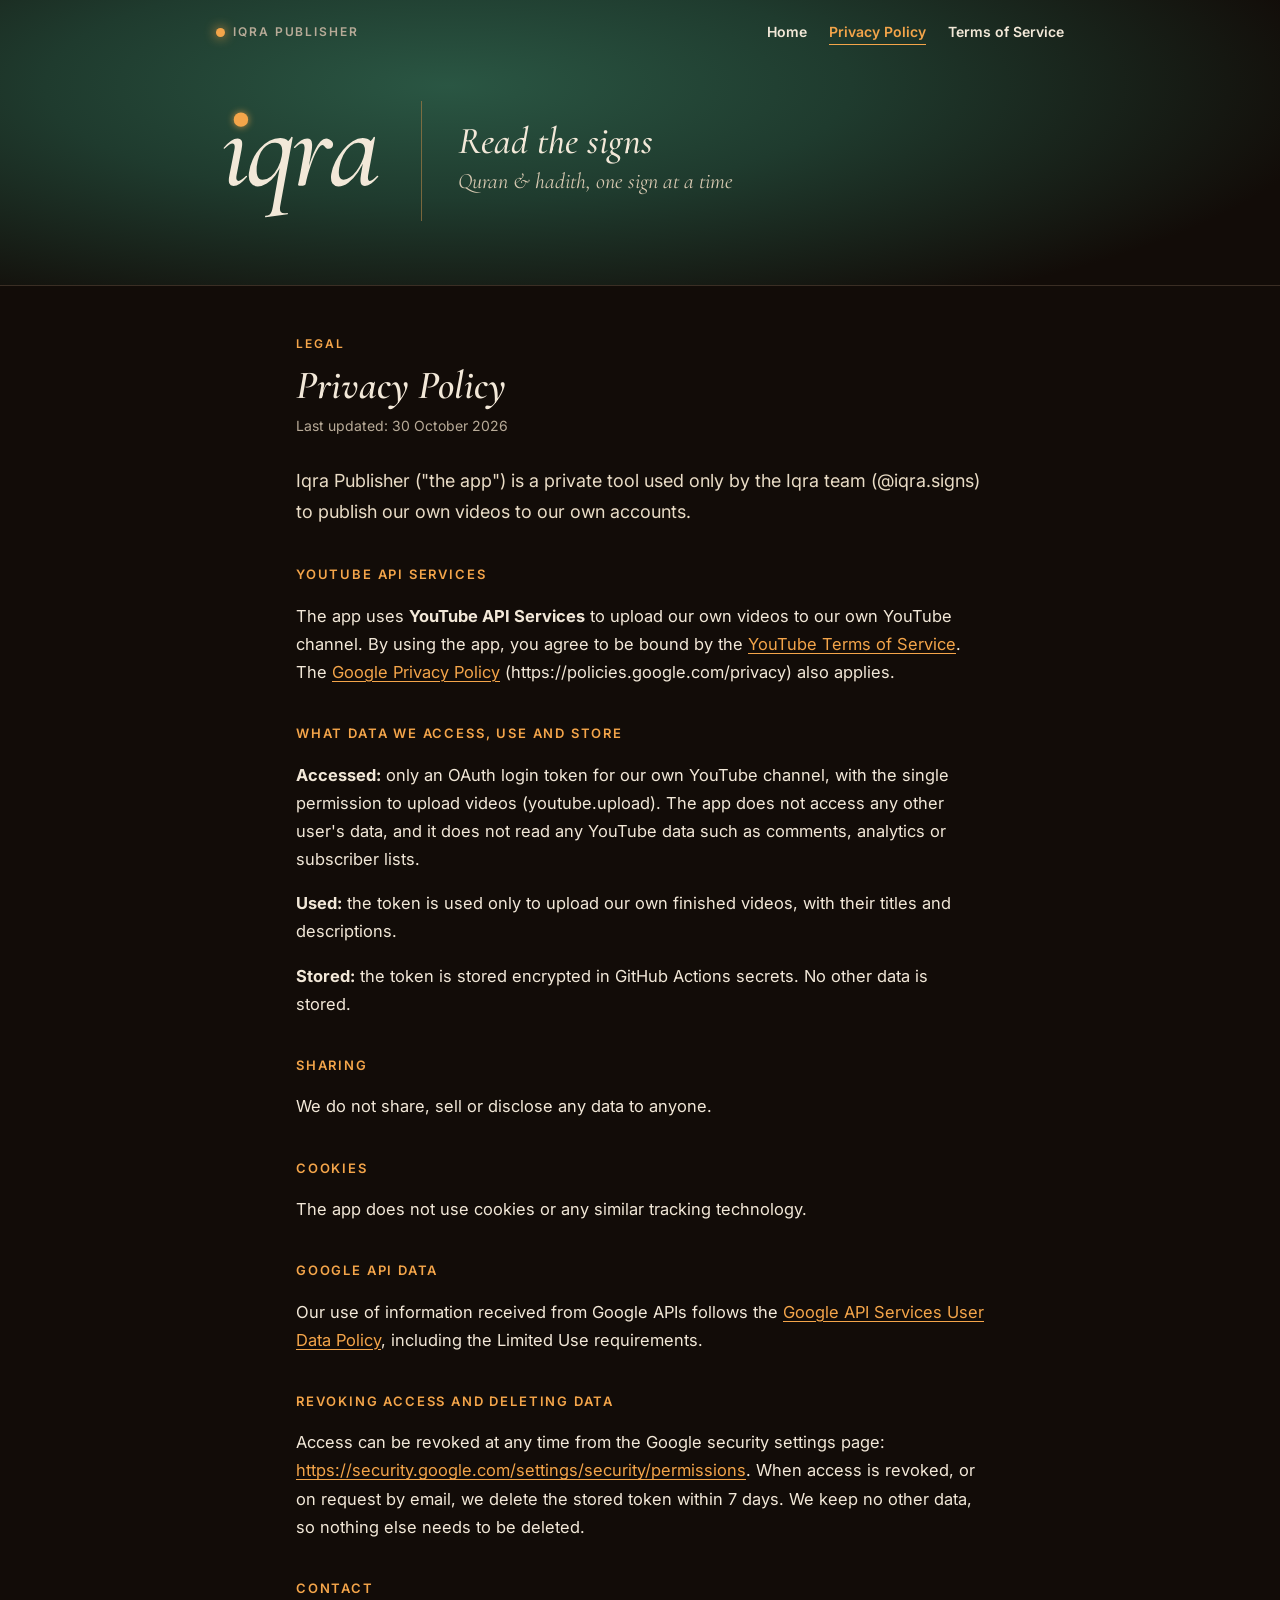
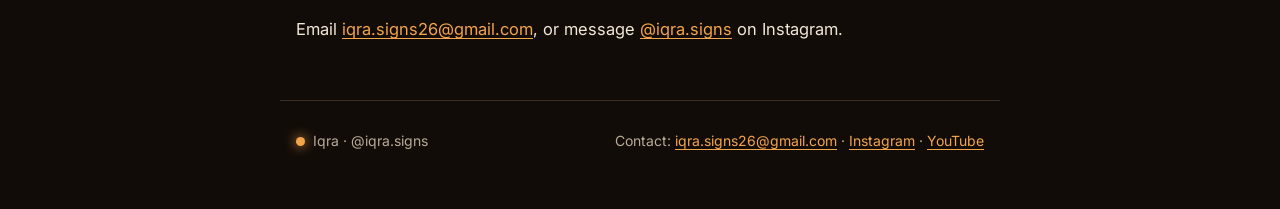
<file: privacy.html>
<!doctype html><html lang="en"><head><meta charset="utf-8"><meta name="viewport" content="width=device-width,initial-scale=1">
<title>Iqra Publisher Privacy</title><meta name="description" content="Iqra (@iqra.signs): Quran &amp; hadith, one sign at a time.">
<link rel="icon" href="assets/icon.png"><link rel="preconnect" href="https://fonts.googleapis.com"><link rel="preconnect" href="https://fonts.gstatic.com" crossorigin>
<link href="https://fonts.googleapis.com/css2?family=Cormorant+Garamond:ital,wght@1,500;1,600&family=Inter:wght@400;600&display=swap" rel="stylesheet">
<link rel="stylesheet" href="assets/style.css"></head><body>
<header class="hero"><div class="bar"><span class="label"><span class="dot"></span>Iqra Publisher</span>
<nav><a href="./">Home</a><a href="privacy.html" class="on">Privacy Policy</a><a href="./#terms">Terms of Service</a></nav></div>
<div class="mast"><img src="assets/wordmark.svg" alt="iqra"><div class="rule"></div><div class="tag"><b>Read the signs</b><span>Quran &amp; hadith, one sign at a time</span></div></div></header>
<main>
<p class="eyebrow">Legal</p>
<h1>Privacy Policy</h1>
<p class="date">Last updated: 30 October 2026</p>
<p class="lead">Iqra Publisher ("the app") is a private tool used only by the Iqra team (@iqra.signs) to publish our own videos to our own accounts.</p>
<h2>YouTube API Services</h2>
<p>The app uses <strong>YouTube API Services</strong> to upload our own videos to our own YouTube channel. By using the app, you agree to be bound by the <a href="https://www.youtube.com/t/terms">YouTube Terms of Service</a>. The <a href="https://policies.google.com/privacy">Google Privacy Policy</a> (https://policies.google.com/privacy) also applies.</p>
<h2>What data we access, use and store</h2>
<p><strong>Accessed:</strong> only an OAuth login token for our own YouTube channel, with the single permission to upload videos (youtube.upload). The app does not access any other user's data, and it does not read any YouTube data such as comments, analytics or subscriber lists.</p>
<p><strong>Used:</strong> the token is used only to upload our own finished videos, with their titles and descriptions.</p>
<p><strong>Stored:</strong> the token is stored encrypted in GitHub Actions secrets. No other data is stored.</p>
<h2>Sharing</h2>
<p>We do not share, sell or disclose any data to anyone.</p>
<h2>Cookies</h2>
<p>The app does not use cookies or any similar tracking technology.</p>
<h2>Google API data</h2>
<p>Our use of information received from Google APIs follows the <a href="https://developers.google.com/terms/api-services-user-data-policy">Google API Services User Data Policy</a>, including the Limited Use requirements.</p>
<h2>Revoking access and deleting data</h2>
<p>Access can be revoked at any time from the Google security settings page: <a href="https://security.google.com/settings/security/permissions">https://security.google.com/settings/security/permissions</a>. When access is revoked, or on request by email, we delete the stored token within 7 days. We keep no other data, so nothing else needs to be deleted.</p>
<h2>Contact</h2><p>Email <a href="mailto:iqra.signs26@gmail.com">iqra.signs26@gmail.com</a>, or message <a href="https://www.instagram.com/iqra.signs/">@iqra.signs</a> on Instagram.</p>
</main>
<footer><span><span class="dot"></span>Iqra · @iqra.signs</span><span>Contact: <a href="mailto:iqra.signs26@gmail.com">iqra.signs26@gmail.com</a> · <a href="https://www.instagram.com/iqra.signs/">Instagram</a> · <a href="https://www.youtube.com/@iqra.signs">YouTube</a></span></footer></body></html>
</file>
<file: assets/style.css>
:root{--ground:#120c08;--forest:#1f3b2e;--ember:#d9601e;--ink:#f2e8d8;--amber:#f4a54a;--muted:#b8ab98;--line:#3a2e24;--card:#1a120c}
*{box-sizing:border-box}
html{background:var(--ground)}
body{margin:0;background:var(--ground);color:var(--ink);font:16.5px/1.7 Inter,system-ui,sans-serif;-webkit-font-smoothing:antialiased}
a{color:var(--amber);text-underline-offset:3px;overflow-wrap:anywhere}
.hero{background:radial-gradient(ellipse 70% 90% at 35% 30%,#2a5643 0%,var(--forest) 45%,var(--ground) 100%);border-bottom:1px solid var(--line)}
.bar{max-width:880px;margin:0 auto;padding:20px 16px;display:flex;justify-content:space-between;align-items:center;gap:16px}
.bar .label{font-weight:600;font-size:12px;letter-spacing:.16em;text-transform:uppercase;color:var(--muted)}
.bar nav{display:flex;gap:22px;font-weight:600;font-size:14px}
.bar nav a{color:var(--ink);text-decoration:none;border-bottom:1px solid transparent}
.bar nav a:hover,.bar nav a.on{border-color:var(--amber);color:var(--amber)}
.mast{max-width:880px;margin:0 auto;padding:36px 16px 64px;display:flex;align-items:center;gap:36px;flex-wrap:wrap}
.mast img{height:120px;width:auto}
.mast .rule{width:1px;align-self:stretch;background:#a07b45;opacity:.7}
.mast .tag{font-family:"Cormorant Garamond",serif;font-style:italic}
.mast .tag b{display:block;font-weight:500;font-size:38px;line-height:1.1}
.mast .tag span{font-size:22px;color:#d8c9b2}
main{max-width:720px;margin:0 auto;padding:48px 16px 40px}
.eyebrow{font-weight:600;font-size:12px;letter-spacing:.16em;text-transform:uppercase;color:var(--amber);margin:0 0 8px}
h1{font-family:"Cormorant Garamond",serif;font-style:italic;font-weight:600;font-size:40px;line-height:1.15;margin:0 0 6px}
h2{font-weight:600;font-size:13px;letter-spacing:.14em;text-transform:uppercase;color:var(--amber);margin:36px 0 8px}
.date{color:var(--muted);margin:0 0 28px;font-size:14px}
.lead{font-size:18px;color:#e9dcc6}
.card{border:1px solid var(--line);border-radius:14px;padding:22px 24px;margin:32px 0;background:var(--card)}
.yt{display:flex;gap:20px;align-items:flex-start}
.yt .logo{flex:none;background:#fff;border-radius:10px;padding:10px 14px;line-height:0}
.yt .logo img{height:22px}
.yt .fallback{display:none;flex:none;font-weight:700;color:#fff;background:#ff0033;padding:6px 12px;border-radius:8px}
.yt p{margin:0}
ol.terms{padding-left:0;list-style:none;counter-reset:t}
ol.terms li{counter-increment:t;position:relative;padding-left:44px;margin:0 0 16px}
ol.terms li::before{content:counter(t,decimal-leading-zero);position:absolute;left:0;top:1px;font-weight:600;font-size:13px;color:var(--amber);letter-spacing:.08em}
footer{max-width:720px;margin:0 auto;padding:28px 16px 56px;border-top:1px solid var(--line);color:var(--muted);font-size:14px;display:flex;justify-content:space-between;gap:16px;flex-wrap:wrap}
.dot{display:inline-block;width:9px;height:9px;border-radius:50%;background:var(--amber);box-shadow:0 0 12px var(--amber);margin-right:8px;vertical-align:middle}
@media (max-width:600px){.mast img{height:84px}.mast .rule{display:none}.mast{gap:18px;padding-bottom:44px}.mast .tag b{font-size:30px}h1{font-size:34px}.yt{flex-direction:column}.bar .label{display:none}}
</file>
